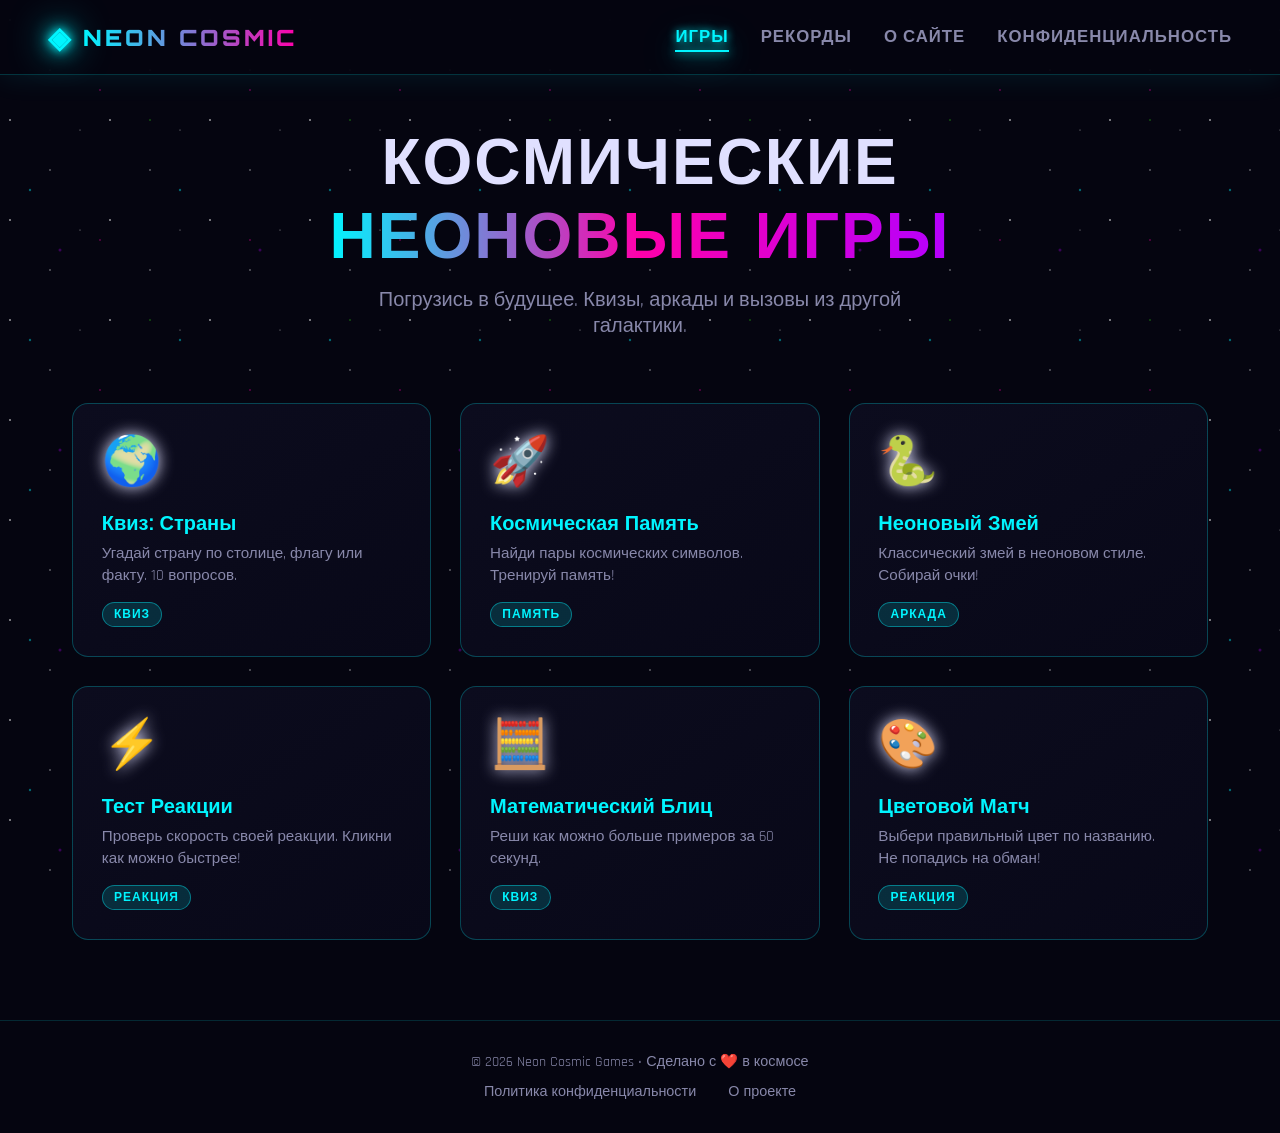
<file: index.html>
<!DOCTYPE html>
<html lang="ru">
<head>
  <meta charset="UTF-8">
  <meta name="viewport" content="width=device-width, initial-scale=1.0">
  <title>Neon Cosmic Games | Космические Неоновые Игры</title>
  <link rel="stylesheet" href="style.css">
  <link rel="preconnect" href="https://fonts.googleapis.com">
  <link href="https://fonts.googleapis.com/css2?family=Orbitron:wght@400;700;900&family=Rajdhani:wght@400;600;700&display=swap" rel="stylesheet">
</head>
<body>
  <div class="stars"></div>
  <div class="stars2"></div>
  <div class="stars3"></div>

  <header class="header">
    <div class="logo">
      <span class="logo-icon">◈</span>
      <span class="logo-text">NEON COSMIC</span>
    </div>
    <nav class="nav">
      <a href="index.html" class="nav-link active">Игры</a>
      <a href="scores.html" class="nav-link">Рекорды</a>
      <a href="about.html" class="nav-link">О сайте</a>
      <a href="privacy.html" class="nav-link">Конфиденциальность</a>
    </nav>
  </header>

  <main class="main">
    <section class="hero">
      <h1 class="hero-title">КОСМИЧЕСКИЕ<br><span class="neon-text">НЕОНОВЫЕ ИГРЫ</span></h1>
      <p class="hero-subtitle">Погрузись в будущее. Квизы, аркады и вызовы из другой галактики.</p>
    </section>

    <section class="games-grid" id="games">
      <!-- Game cards will be rendered by JS -->
    </section>
  </main>

  <footer class="footer">
    <p>© 2026 Neon Cosmic Games • Сделано с ❤️ в космосе</p>
    <div class="footer-links">
      <a href="privacy.html">Политика конфиденциальности</a>
      <a href="about.html">О проекте</a>
    </div>
  </footer>

  <!-- Game Modals -->
  <div id="game-modal" class="modal hidden">
    <div class="modal-content">
      <button class="modal-close" id="modal-close">✕</button>
      <div id="game-container"></div>
    </div>
  </div>

  <script src="games.js"></script>
  <script src="app.js"></script>
</body>
</html>
</file>
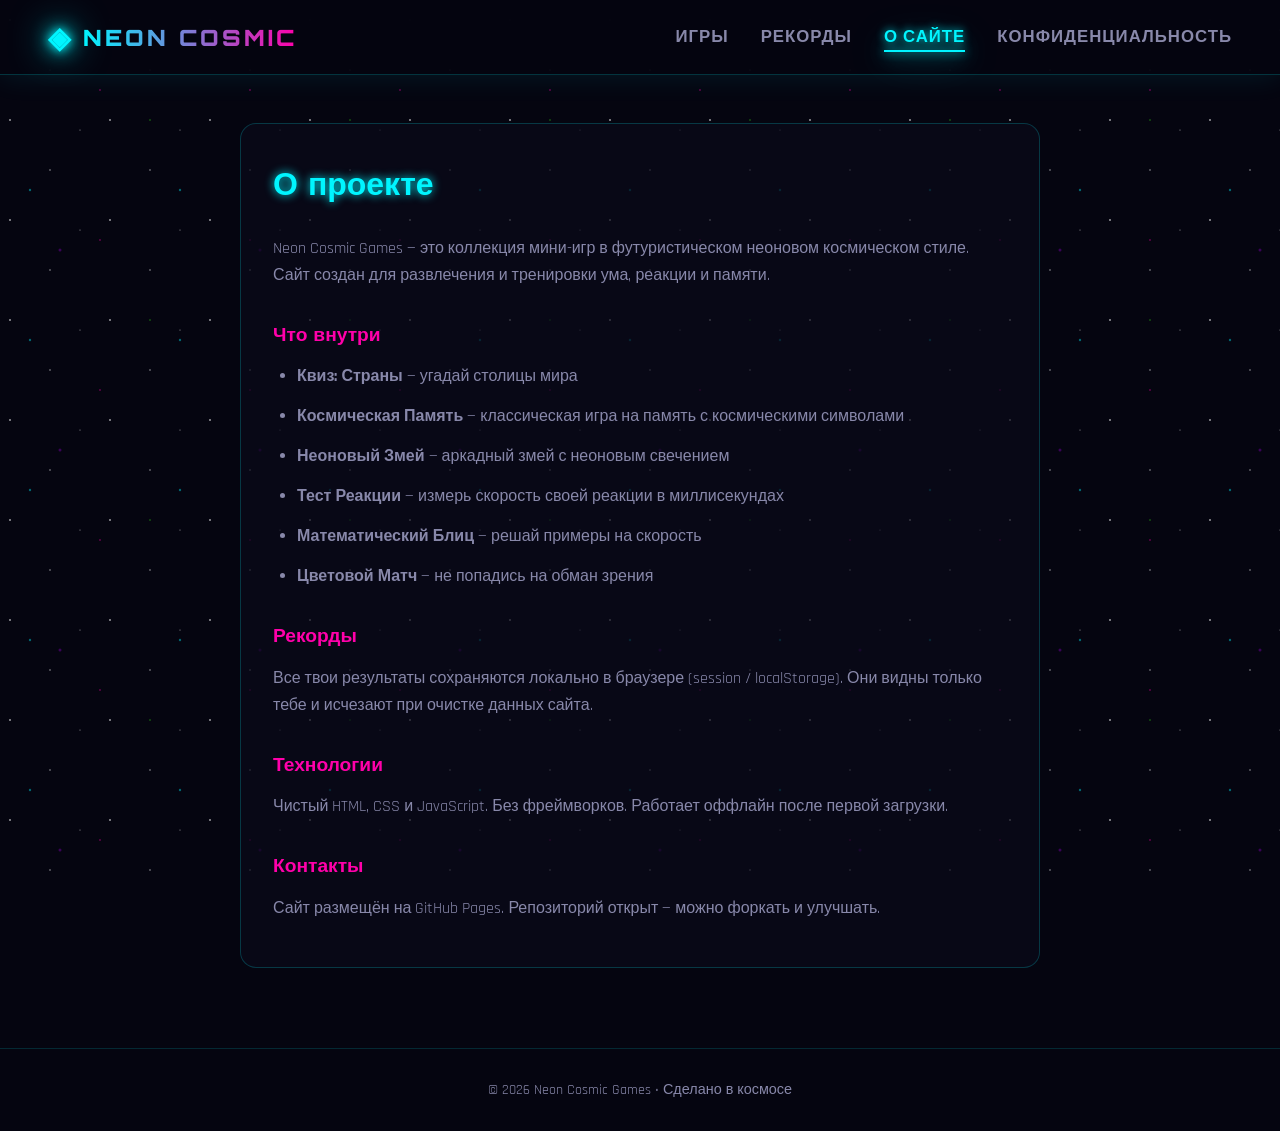
<file: about.html>
<!DOCTYPE html>
<html lang="ru">
<head>
  <meta charset="UTF-8">
  <meta name="viewport" content="width=device-width, initial-scale=1.0">
  <title>О сайте | Neon Cosmic Games</title>
  <link rel="stylesheet" href="style.css">
  <link href="https://fonts.googleapis.com/css2?family=Orbitron:wght@400;700;900&family=Rajdhani:wght@400;600;700&display=swap" rel="stylesheet">
</head>
<body>
  <div class="stars"></div>
  <div class="stars2"></div>
  <div class="stars3"></div>

  <header class="header">
    <div class="logo">
      <span class="logo-icon">◈</span>
      <span class="logo-text">NEON COSMIC</span>
    </div>
    <nav class="nav">
      <a href="index.html" class="nav-link">Игры</a>
      <a href="scores.html" class="nav-link">Рекорды</a>
      <a href="about.html" class="nav-link active">О сайте</a>
      <a href="privacy.html" class="nav-link">Конфиденциальность</a>
    </nav>
  </header>

  <main class="main">
    <div class="page-content">
      <h1>О проекте</h1>
      <p>Neon Cosmic Games — это коллекция мини-игр в футуристическом неоновом космическом стиле. Сайт создан для развлечения и тренировки ума, реакции и памяти.</p>

      <h2>Что внутри</h2>
      <ul>
        <li><strong>Квиз: Страны</strong> — угадай столицы мира</li>
        <li><strong>Космическая Память</strong> — классическая игра на память с космическими символами</li>
        <li><strong>Неоновый Змей</strong> — аркадный змей с неоновым свечением</li>
        <li><strong>Тест Реакции</strong> — измерь скорость своей реакции в миллисекундах</li>
        <li><strong>Математический Блиц</strong> — решай примеры на скорость</li>
        <li><strong>Цветовой Матч</strong> — не попадись на обман зрения</li>
      </ul>

      <h2>Рекорды</h2>
      <p>Все твои результаты сохраняются локально в браузере (session / localStorage). Они видны только тебе и исчезают при очистке данных сайта.</p>

      <h2>Технологии</h2>
      <p>Чистый HTML, CSS и JavaScript. Без фреймворков. Работает оффлайн после первой загрузки.</p>

      <h2>Контакты</h2>
      <p>Сайт размещён на GitHub Pages. Репозиторий открыт — можно форкать и улучшать.</p>
    </div>
  </main>

  <footer class="footer">
    <p>© 2026 Neon Cosmic Games • Сделано в космосе</p>
  </footer>
</body>
</html>
</file>
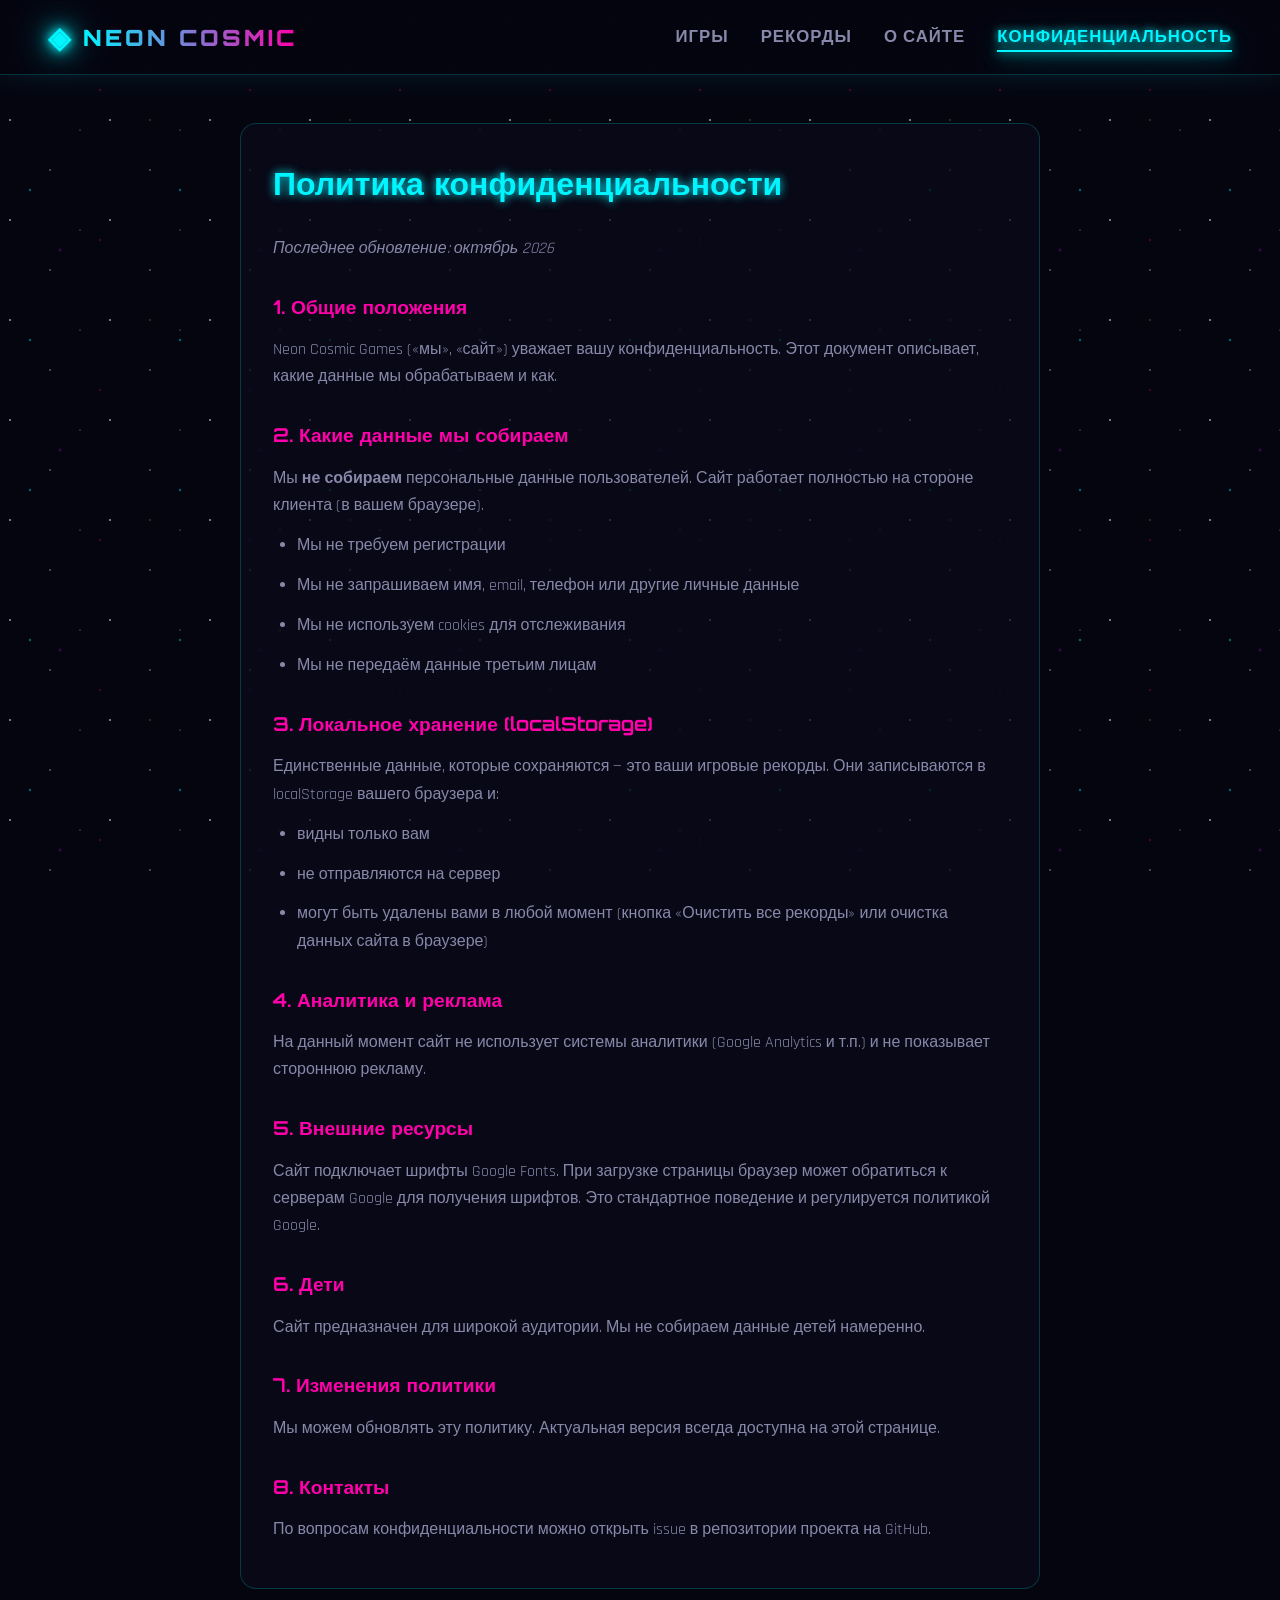
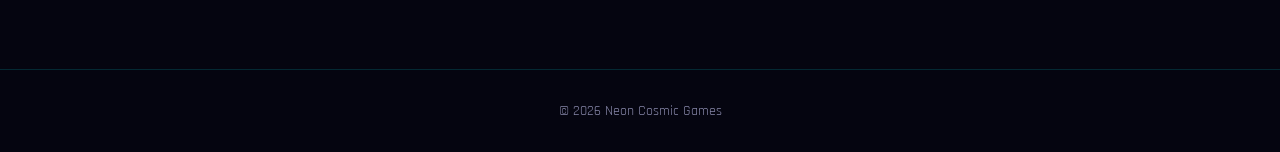
<file: privacy.html>
<!DOCTYPE html>
<html lang="ru">
<head>
  <meta charset="UTF-8">
  <meta name="viewport" content="width=device-width, initial-scale=1.0">
  <title>Политика конфиденциальности | Neon Cosmic Games</title>
  <link rel="stylesheet" href="style.css">
  <link href="https://fonts.googleapis.com/css2?family=Orbitron:wght@400;700;900&family=Rajdhani:wght@400;600;700&display=swap" rel="stylesheet">
</head>
<body>
  <div class="stars"></div>
  <div class="stars2"></div>
  <div class="stars3"></div>

  <header class="header">
    <div class="logo">
      <span class="logo-icon">◈</span>
      <span class="logo-text">NEON COSMIC</span>
    </div>
    <nav class="nav">
      <a href="index.html" class="nav-link">Игры</a>
      <a href="scores.html" class="nav-link">Рекорды</a>
      <a href="about.html" class="nav-link">О сайте</a>
      <a href="privacy.html" class="nav-link active">Конфиденциальность</a>
    </nav>
  </header>

  <main class="main">
    <div class="page-content">
      <h1>Политика конфиденциальности</h1>
      <p><em>Последнее обновление: октябрь 2026</em></p>

      <h2>1. Общие положения</h2>
      <p>Neon Cosmic Games («мы», «сайт») уважает вашу конфиденциальность. Этот документ описывает, какие данные мы обрабатываем и как.</p>

      <h2>2. Какие данные мы собираем</h2>
      <p>Мы <strong>не собираем</strong> персональные данные пользователей. Сайт работает полностью на стороне клиента (в вашем браузере).</p>
      <ul>
        <li>Мы не требуем регистрации</li>
        <li>Мы не запрашиваем имя, email, телефон или другие личные данные</li>
        <li>Мы не используем cookies для отслеживания</li>
        <li>Мы не передаём данные третьим лицам</li>
      </ul>

      <h2>3. Локальное хранение (localStorage)</h2>
      <p>Единственные данные, которые сохраняются — это ваши игровые рекорды. Они записываются в localStorage вашего браузера и:</p>
      <ul>
        <li>видны только вам</li>
        <li>не отправляются на сервер</li>
        <li>могут быть удалены вами в любой момент (кнопка «Очистить все рекорды» или очистка данных сайта в браузере)</li>
      </ul>

      <h2>4. Аналитика и реклама</h2>
      <p>На данный момент сайт не использует системы аналитики (Google Analytics и т.п.) и не показывает стороннюю рекламу.</p>

      <h2>5. Внешние ресурсы</h2>
      <p>Сайт подключает шрифты Google Fonts. При загрузке страницы браузер может обратиться к серверам Google для получения шрифтов. Это стандартное поведение и регулируется политикой Google.</p>

      <h2>6. Дети</h2>
      <p>Сайт предназначен для широкой аудитории. Мы не собираем данные детей намеренно.</p>

      <h2>7. Изменения политики</h2>
      <p>Мы можем обновлять эту политику. Актуальная версия всегда доступна на этой странице.</p>

      <h2>8. Контакты</h2>
      <p>По вопросам конфиденциальности можно открыть issue в репозитории проекта на GitHub.</p>
    </div>
  </main>

  <footer class="footer">
    <p>© 2026 Neon Cosmic Games</p>
  </footer>
</body>
</html>
</file>
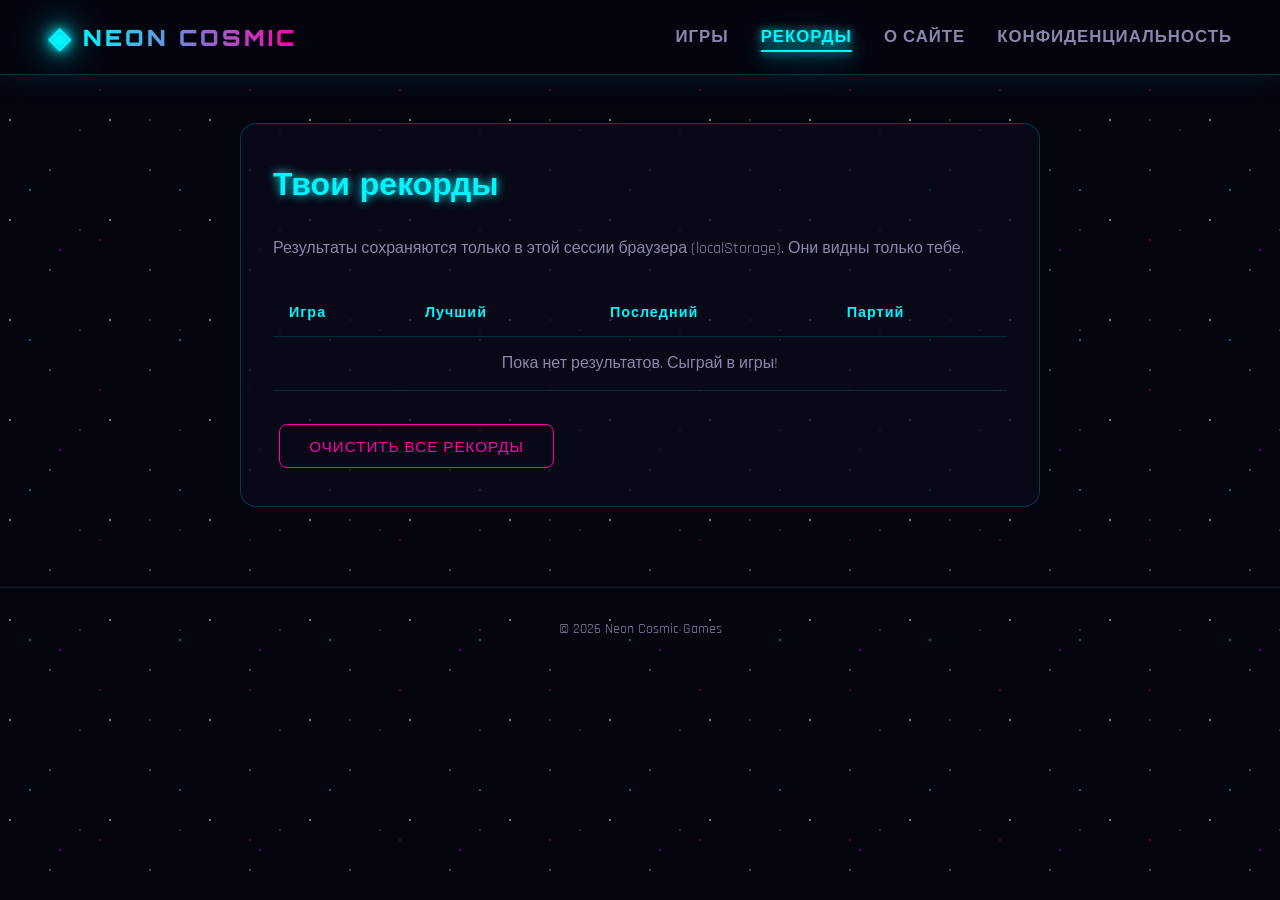
<file: scores.html>
<!DOCTYPE html>
<html lang="ru">
<head>
  <meta charset="UTF-8">
  <meta name="viewport" content="width=device-width, initial-scale=1.0">
  <title>Рекорды | Neon Cosmic Games</title>
  <link rel="stylesheet" href="style.css">
  <link href="https://fonts.googleapis.com/css2?family=Orbitron:wght@400;700;900&family=Rajdhani:wght@400;600;700&display=swap" rel="stylesheet">
</head>
<body>
  <div class="stars"></div>
  <div class="stars2"></div>
  <div class="stars3"></div>

  <header class="header">
    <div class="logo">
      <span class="logo-icon">◈</span>
      <span class="logo-text">NEON COSMIC</span>
    </div>
    <nav class="nav">
      <a href="index.html" class="nav-link">Игры</a>
      <a href="scores.html" class="nav-link active">Рекорды</a>
      <a href="about.html" class="nav-link">О сайте</a>
      <a href="privacy.html" class="nav-link">Конфиденциальность</a>
    </nav>
  </header>

  <main class="main">
    <div class="page-content">
      <h1>Твои рекорды</h1>
      <p>Результаты сохраняются только в этой сессии браузера (localStorage). Они видны только тебе.</p>
      <table class="scores-table" id="scores-table">
        <thead>
          <tr>
            <th>Игра</th>
            <th>Лучший</th>
            <th>Последний</th>
            <th>Партий</th>
          </tr>
        </thead>
        <tbody id="scores-body"></tbody>
      </table>
      <br>
      <button class="btn btn-pink" id="clear-scores">Очистить все рекорды</button>
    </div>
  </main>

  <footer class="footer">
    <p>© 2026 Neon Cosmic Games</p>
  </footer>

  <script src="games.js"></script>
  <script>
    const names = {
      'country-quiz': 'Квиз: Страны',
      'space-memory': 'Космическая Память',
      'neon-snake': 'Неоновый Змей',
      'reaction-test': 'Тест Реакции (мс)',
      'math-blitz': 'Математический Блиц',
      'color-match': 'Цветовой Матч'
    };
    function renderScores() {
      const data = ScoreManager.getAll();
      const tbody = document.getElementById('scores-body');
      tbody.innerHTML = '';
      const keys = Object.keys(data);
      if (keys.length === 0) {
        tbody.innerHTML = '<tr><td colspan="4" style="text-align:center;color:var(--text-dim)">Пока нет результатов. Сыграй в игры!</td></tr>';
        return;
      }
      keys.forEach(k => {
        const s = data[k];
        const tr = document.createElement('tr');
        tr.innerHTML = `
          <td>${names[k] || k}</td>
          <td class="score-value">${s.best}</td>
          <td>${s.last}</td>
          <td>${s.plays}</td>
        `;
        tbody.appendChild(tr);
      });
    }
    renderScores();
    document.getElementById('clear-scores').onclick = () => {
      if (confirm('Очистить все рекорды?')) {
        ScoreManager.clear();
        renderScores();
      }
    };
  </script>
</body>
</html>
</file>
<file: style.css>
/* ===== NEON COSMIC THEME ===== */
:root {
  --bg: #050510;
  --bg-card: #0a0a1a;
  --neon-cyan: #00f5ff;
  --neon-pink: #ff00aa;
  --neon-purple: #b400ff;
  --neon-green: #39ff14;
  --neon-yellow: #ffe600;
  --text: #e0e0ff;
  --text-dim: #8888aa;
  --glow-cyan: 0 0 10px #00f5ff, 0 0 20px #00f5ff, 0 0 40px #00f5ff;
  --glow-pink: 0 0 10px #ff00aa, 0 0 20px #ff00aa, 0 0 40px #ff00aa;
  --glow-purple: 0 0 10px #b400ff, 0 0 20px #b400ff;
}

* {
  margin: 0;
  padding: 0;
  box-sizing: border-box;
}

body {
  font-family: 'Rajdhani', sans-serif;
  background: var(--bg);
  color: var(--text);
  min-height: 100vh;
  overflow-x: hidden;
  position: relative;
}

/* Animated stars background */
.stars, .stars2, .stars3 {
  position: fixed;
  top: 0; left: 0;
  width: 100%; height: 100%;
  pointer-events: none;
  z-index: 0;
}
.stars {
  background: transparent url('data:image/svg+xml,<svg xmlns="http://www.w3.org/2000/svg" width="100" height="100"><circle cx="10" cy="20" r="1" fill="%23fff"/><circle cx="50" cy="70" r="0.8" fill="%23fff"/><circle cx="80" cy="30" r="0.6" fill="%23fff"/></svg>') repeat;
  animation: animStars 100s linear infinite;
  opacity: 0.6;
}
.stars2 {
  background: transparent url('data:image/svg+xml,<svg xmlns="http://www.w3.org/2000/svg" width="150" height="150"><circle cx="30" cy="40" r="1.2" fill="%2300f5ff"/><circle cx="100" cy="90" r="0.9" fill="%23ff00aa"/></svg>') repeat;
  animation: animStars 150s linear infinite;
  opacity: 0.4;
}
.stars3 {
  background: transparent url('data:image/svg+xml,<svg xmlns="http://www.w3.org/2000/svg" width="200" height="200"><circle cx="60" cy="50" r="1.5" fill="%23b400ff"/><circle cx="150" cy="120" r="1" fill="%2339ff14"/></svg>') repeat;
  animation: animStars 200s linear infinite;
  opacity: 0.3;
}
@keyframes animStars {
  from { transform: translateY(0); }
  to { transform: translateY(-2000px); }
}

/* Header */
.header {
  position: relative;
  z-index: 10;
  display: flex;
  justify-content: space-between;
  align-items: center;
  padding: 1.2rem 3rem;
  background: rgba(5, 5, 16, 0.85);
  backdrop-filter: blur(12px);
  border-bottom: 1px solid rgba(0, 245, 255, 0.2);
  box-shadow: 0 0 30px rgba(0, 245, 255, 0.1);
}

.logo {
  display: flex;
  align-items: center;
  gap: 0.6rem;
  font-family: 'Orbitron', sans-serif;
  font-weight: 900;
  font-size: 1.4rem;
  letter-spacing: 3px;
}
.logo-icon {
  color: var(--neon-cyan);
  text-shadow: var(--glow-cyan);
  font-size: 1.8rem;
  animation: pulse 2s ease-in-out infinite;
}
.logo-text {
  background: linear-gradient(90deg, var(--neon-cyan), var(--neon-pink));
  -webkit-background-clip: text;
  -webkit-text-fill-color: transparent;
  background-clip: text;
}

@keyframes pulse {
  0%, 100% { opacity: 1; transform: scale(1); }
  50% { opacity: 0.7; transform: scale(1.1); }
}

.nav {
  display: flex;
  gap: 2rem;
}
.nav-link {
  color: var(--text-dim);
  text-decoration: none;
  font-weight: 600;
  font-size: 1.05rem;
  letter-spacing: 1px;
  text-transform: uppercase;
  transition: all 0.3s;
  position: relative;
}
.nav-link:hover, .nav-link.active {
  color: var(--neon-cyan);
  text-shadow: 0 0 8px var(--neon-cyan);
}
.nav-link::after {
  content: '';
  position: absolute;
  bottom: -4px; left: 0;
  width: 0; height: 2px;
  background: var(--neon-cyan);
  box-shadow: var(--glow-cyan);
  transition: width 0.3s;
}
.nav-link:hover::after, .nav-link.active::after {
  width: 100%;
}

/* Main */
.main {
  position: relative;
  z-index: 5;
  max-width: 1200px;
  margin: 0 auto;
  padding: 3rem 2rem 5rem;
}

.hero {
  text-align: center;
  margin-bottom: 4rem;
}
.hero-title {
  font-family: 'Orbitron', sans-serif;
  font-size: clamp(2.2rem, 6vw, 4rem);
  font-weight: 900;
  line-height: 1.15;
  margin-bottom: 1rem;
  letter-spacing: 2px;
}
.neon-text {
  background: linear-gradient(90deg, var(--neon-cyan), var(--neon-pink), var(--neon-purple));
  -webkit-background-clip: text;
  -webkit-text-fill-color: transparent;
  background-clip: text;
  text-shadow: none;
  animation: neonShift 4s ease-in-out infinite;
}
@keyframes neonShift {
  0%, 100% { filter: drop-shadow(0 0 8px var(--neon-cyan)); }
  50% { filter: drop-shadow(0 0 16px var(--neon-pink)); }
}
.hero-subtitle {
  font-size: 1.25rem;
  color: var(--text-dim);
  max-width: 600px;
  margin: 0 auto;
}

/* Games Grid */
.games-grid {
  display: grid;
  grid-template-columns: repeat(auto-fill, minmax(280px, 1fr));
  gap: 1.8rem;
}

.game-card {
  background: linear-gradient(145deg, #0c0c1e, #080818);
  border: 1px solid rgba(0, 245, 255, 0.25);
  border-radius: 16px;
  padding: 1.8rem;
  cursor: pointer;
  transition: all 0.35s ease;
  position: relative;
  overflow: hidden;
}
.game-card::before {
  content: '';
  position: absolute;
  top: -50%; left: -50%;
  width: 200%; height: 200%;
  background: radial-gradient(circle, rgba(0,245,255,0.08) 0%, transparent 60%);
  opacity: 0;
  transition: opacity 0.4s;
}
.game-card:hover {
  transform: translateY(-8px);
  border-color: var(--neon-cyan);
  box-shadow: 0 0 25px rgba(0, 245, 255, 0.35), 0 10px 40px rgba(0,0,0,0.5);
}
.game-card:hover::before { opacity: 1; }

.game-icon {
  font-size: 3rem;
  margin-bottom: 1rem;
  display: block;
  filter: drop-shadow(0 0 8px currentColor);
}
.game-card h3 {
  font-family: 'Orbitron', sans-serif;
  font-size: 1.25rem;
  margin-bottom: 0.5rem;
  color: var(--neon-cyan);
}
.game-card p {
  color: var(--text-dim);
  font-size: 0.95rem;
  line-height: 1.4;
}
.game-badge {
  display: inline-block;
  margin-top: 1rem;
  padding: 0.25rem 0.7rem;
  font-size: 0.75rem;
  font-weight: 700;
  text-transform: uppercase;
  letter-spacing: 1px;
  border-radius: 20px;
  background: rgba(0, 245, 255, 0.15);
  color: var(--neon-cyan);
  border: 1px solid rgba(0, 245, 255, 0.4);
}

/* Modal */
.modal {
  position: fixed;
  inset: 0;
  background: rgba(0, 0, 10, 0.9);
  display: flex;
  align-items: center;
  justify-content: center;
  z-index: 1000;
  backdrop-filter: blur(8px);
}
.modal.hidden { display: none; }
.modal-content {
  background: linear-gradient(160deg, #0e0e22, #080818);
  border: 1px solid rgba(0, 245, 255, 0.4);
  border-radius: 20px;
  padding: 2rem;
  max-width: 90vw;
  max-height: 90vh;
  overflow: auto;
  position: relative;
  box-shadow: 0 0 60px rgba(0, 245, 255, 0.2);
  min-width: 320px;
}
.modal-close {
  position: absolute;
  top: 1rem; right: 1rem;
  background: transparent;
  border: 1px solid var(--neon-pink);
  color: var(--neon-pink);
  width: 36px; height: 36px;
  border-radius: 50%;
  font-size: 1.2rem;
  cursor: pointer;
  transition: all 0.2s;
}
.modal-close:hover {
  background: var(--neon-pink);
  color: #000;
  box-shadow: var(--glow-pink);
}

/* Game UI inside modal */
.game-ui {
  text-align: center;
  min-width: 300px;
}
.game-ui h2 {
  font-family: 'Orbitron', sans-serif;
  color: var(--neon-cyan);
  margin-bottom: 1rem;
  text-shadow: 0 0 10px var(--neon-cyan);
}
.score-display {
  font-size: 1.3rem;
  margin: 0.8rem 0;
  color: var(--neon-green);
  font-weight: 700;
}
.btn {
  font-family: 'Orbitron', sans-serif;
  padding: 0.7rem 1.8rem;
  margin: 0.4rem;
  border: 1px solid var(--neon-cyan);
  background: transparent;
  color: var(--neon-cyan);
  border-radius: 8px;
  cursor: pointer;
  font-size: 0.95rem;
  letter-spacing: 1px;
  transition: all 0.25s;
  text-transform: uppercase;
}
.btn:hover {
  background: var(--neon-cyan);
  color: #000;
  box-shadow: var(--glow-cyan);
}
.btn-pink {
  border-color: var(--neon-pink);
  color: var(--neon-pink);
}
.btn-pink:hover {
  background: var(--neon-pink);
  box-shadow: var(--glow-pink);
}

/* Quiz specific */
.quiz-question {
  font-size: 1.3rem;
  margin: 1.5rem 0;
  color: var(--text);
}
.quiz-options {
  display: flex;
  flex-direction: column;
  gap: 0.7rem;
  max-width: 400px;
  margin: 0 auto;
}
.quiz-option {
  padding: 0.9rem 1.2rem;
  background: rgba(0, 245, 255, 0.08);
  border: 1px solid rgba(0, 245, 255, 0.3);
  border-radius: 10px;
  cursor: pointer;
  transition: all 0.2s;
  text-align: left;
  color: var(--text);
  font-size: 1.05rem;
}
.quiz-option:hover {
  background: rgba(0, 245, 255, 0.2);
  border-color: var(--neon-cyan);
  box-shadow: 0 0 15px rgba(0, 245, 255, 0.3);
}
.quiz-option.correct {
  background: rgba(57, 255, 20, 0.2);
  border-color: var(--neon-green);
  color: var(--neon-green);
}
.quiz-option.wrong {
  background: rgba(255, 0, 170, 0.2);
  border-color: var(--neon-pink);
  color: var(--neon-pink);
}

/* Memory / Cards */
.memory-grid {
  display: grid;
  grid-template-columns: repeat(4, 70px);
  gap: 10px;
  justify-content: center;
  margin: 1.5rem auto;
}
.memory-card {
  width: 70px; height: 70px;
  background: linear-gradient(145deg, #12122a, #0a0a18);
  border: 1px solid rgba(0, 245, 255, 0.4);
  border-radius: 10px;
  display: flex;
  align-items: center;
  justify-content: center;
  font-size: 1.8rem;
  cursor: pointer;
  transition: all 0.3s;
  user-select: none;
}
.memory-card.flipped, .memory-card.matched {
  background: rgba(0, 245, 255, 0.15);
  border-color: var(--neon-cyan);
  box-shadow: 0 0 12px rgba(0, 245, 255, 0.4);
}
.memory-card.matched {
  border-color: var(--neon-green);
  box-shadow: 0 0 12px rgba(57, 255, 20, 0.5);
}

/* Snake canvas */
#snake-canvas, #reaction-canvas {
  border: 2px solid var(--neon-cyan);
  border-radius: 8px;
  background: #050510;
  box-shadow: 0 0 20px rgba(0, 245, 255, 0.3);
  display: block;
  margin: 1rem auto;
}

/* Footer */
.footer {
  position: relative;
  z-index: 5;
  text-align: center;
  padding: 2rem;
  border-top: 1px solid rgba(0, 245, 255, 0.15);
  color: var(--text-dim);
  font-size: 0.9rem;
}
.footer-links {
  margin-top: 0.8rem;
  display: flex;
  justify-content: center;
  gap: 2rem;
}
.footer-links a {
  color: var(--text-dim);
  text-decoration: none;
  transition: color 0.2s;
}
.footer-links a:hover {
  color: var(--neon-cyan);
}

/* Page content (about, privacy, scores) */
.page-content {
  max-width: 800px;
  margin: 0 auto;
  padding: 2rem;
  background: rgba(10, 10, 26, 0.7);
  border: 1px solid rgba(0, 245, 255, 0.2);
  border-radius: 16px;
  line-height: 1.7;
}
.page-content h1 {
  font-family: 'Orbitron', sans-serif;
  color: var(--neon-cyan);
  margin-bottom: 1.5rem;
  text-shadow: 0 0 10px var(--neon-cyan);
}
.page-content h2 {
  color: var(--neon-pink);
  margin: 1.8rem 0 0.8rem;
  font-family: 'Orbitron', sans-serif;
  font-size: 1.2rem;
}
.page-content p, .page-content li {
  color: var(--text-dim);
  margin-bottom: 0.8rem;
}
.page-content ul {
  padding-left: 1.5rem;
  margin-bottom: 1rem;
}

/* Scores table */
.scores-table {
  width: 100%;
  border-collapse: collapse;
  margin-top: 1.5rem;
}
.scores-table th, .scores-table td {
  padding: 0.8rem 1rem;
  text-align: left;
  border-bottom: 1px solid rgba(0, 245, 255, 0.15);
}
.scores-table th {
  color: var(--neon-cyan);
  font-family: 'Orbitron', sans-serif;
  font-size: 0.9rem;
  letter-spacing: 1px;
}
.scores-table td {
  color: var(--text);
}
.score-value {
  color: var(--neon-green);
  font-weight: 700;
}

/* Responsive */
@media (max-width: 700px) {
  .header {
    flex-direction: column;
    gap: 1rem;
    padding: 1rem;
  }
  .nav { gap: 1rem; flex-wrap: wrap; justify-content: center; }
  .memory-grid { grid-template-columns: repeat(4, 60px); }
  .memory-card { width: 60px; height: 60px; font-size: 1.5rem; }
}
</file>
